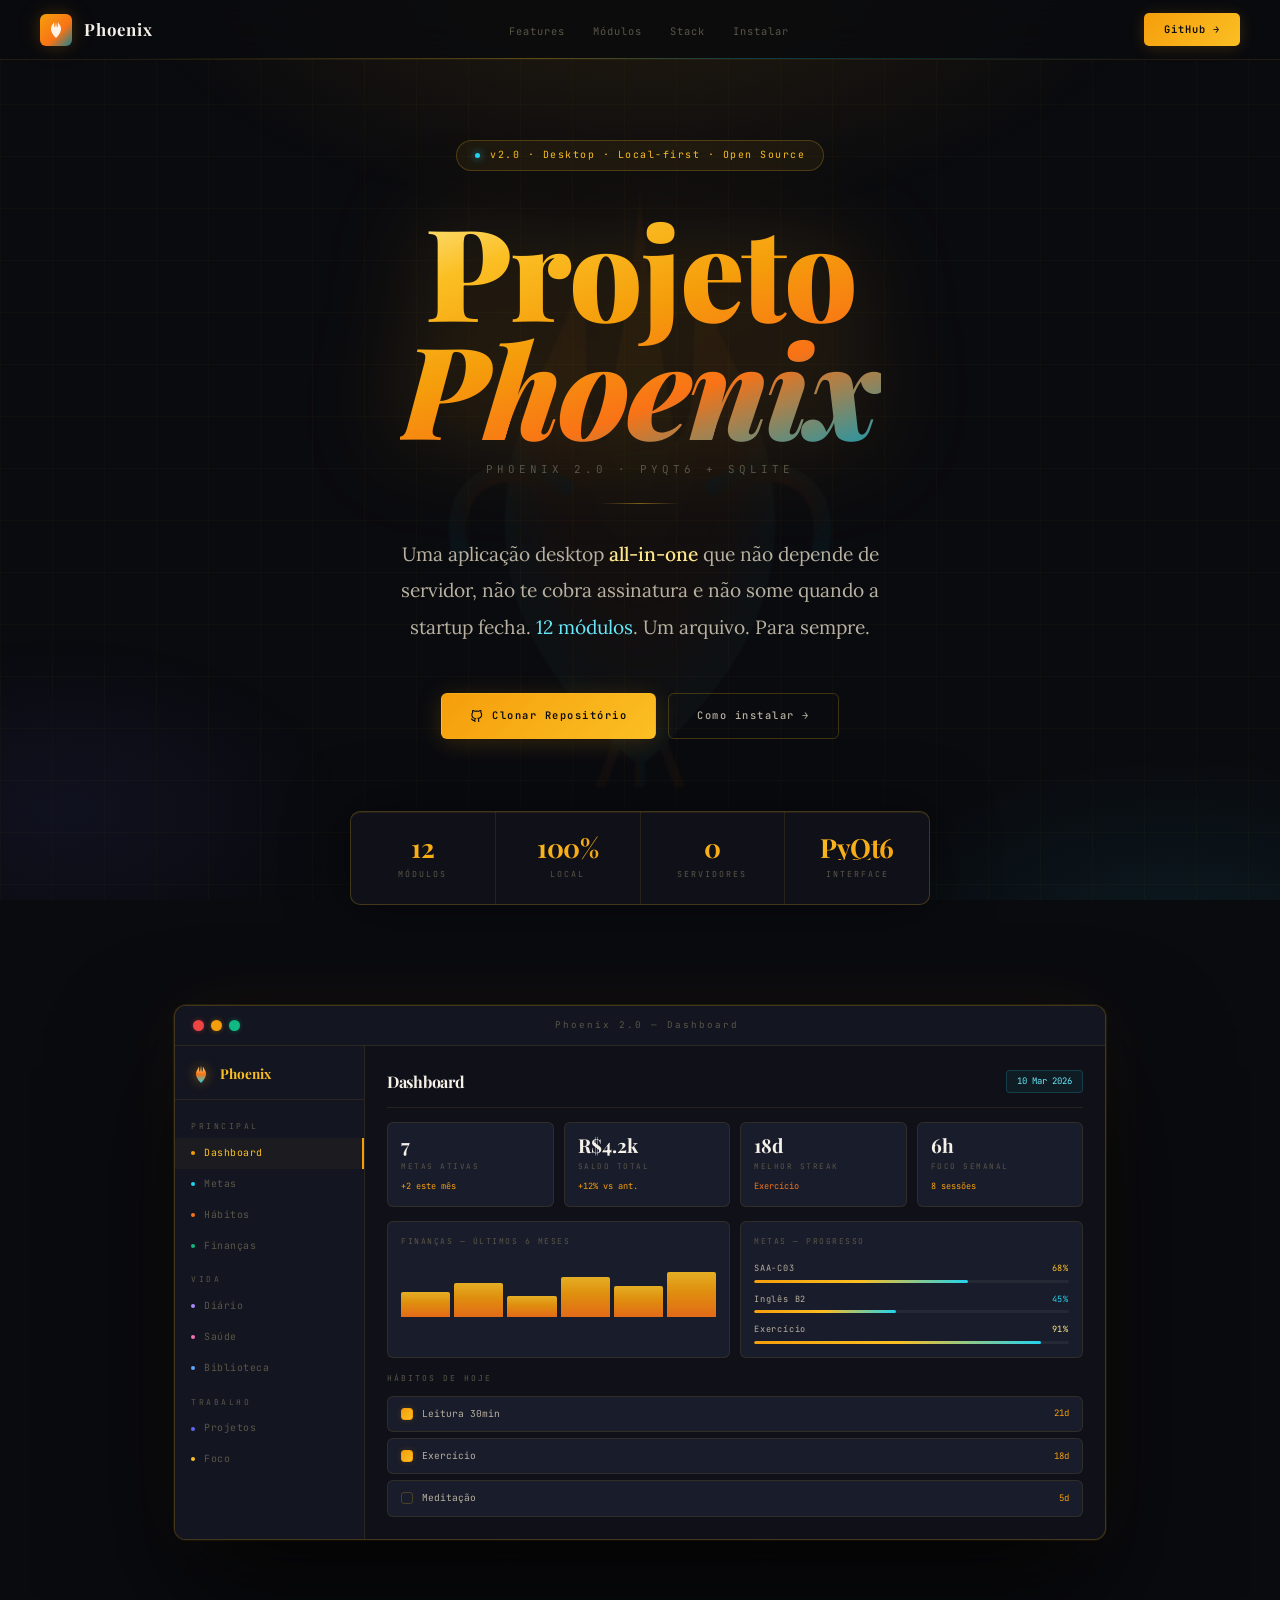
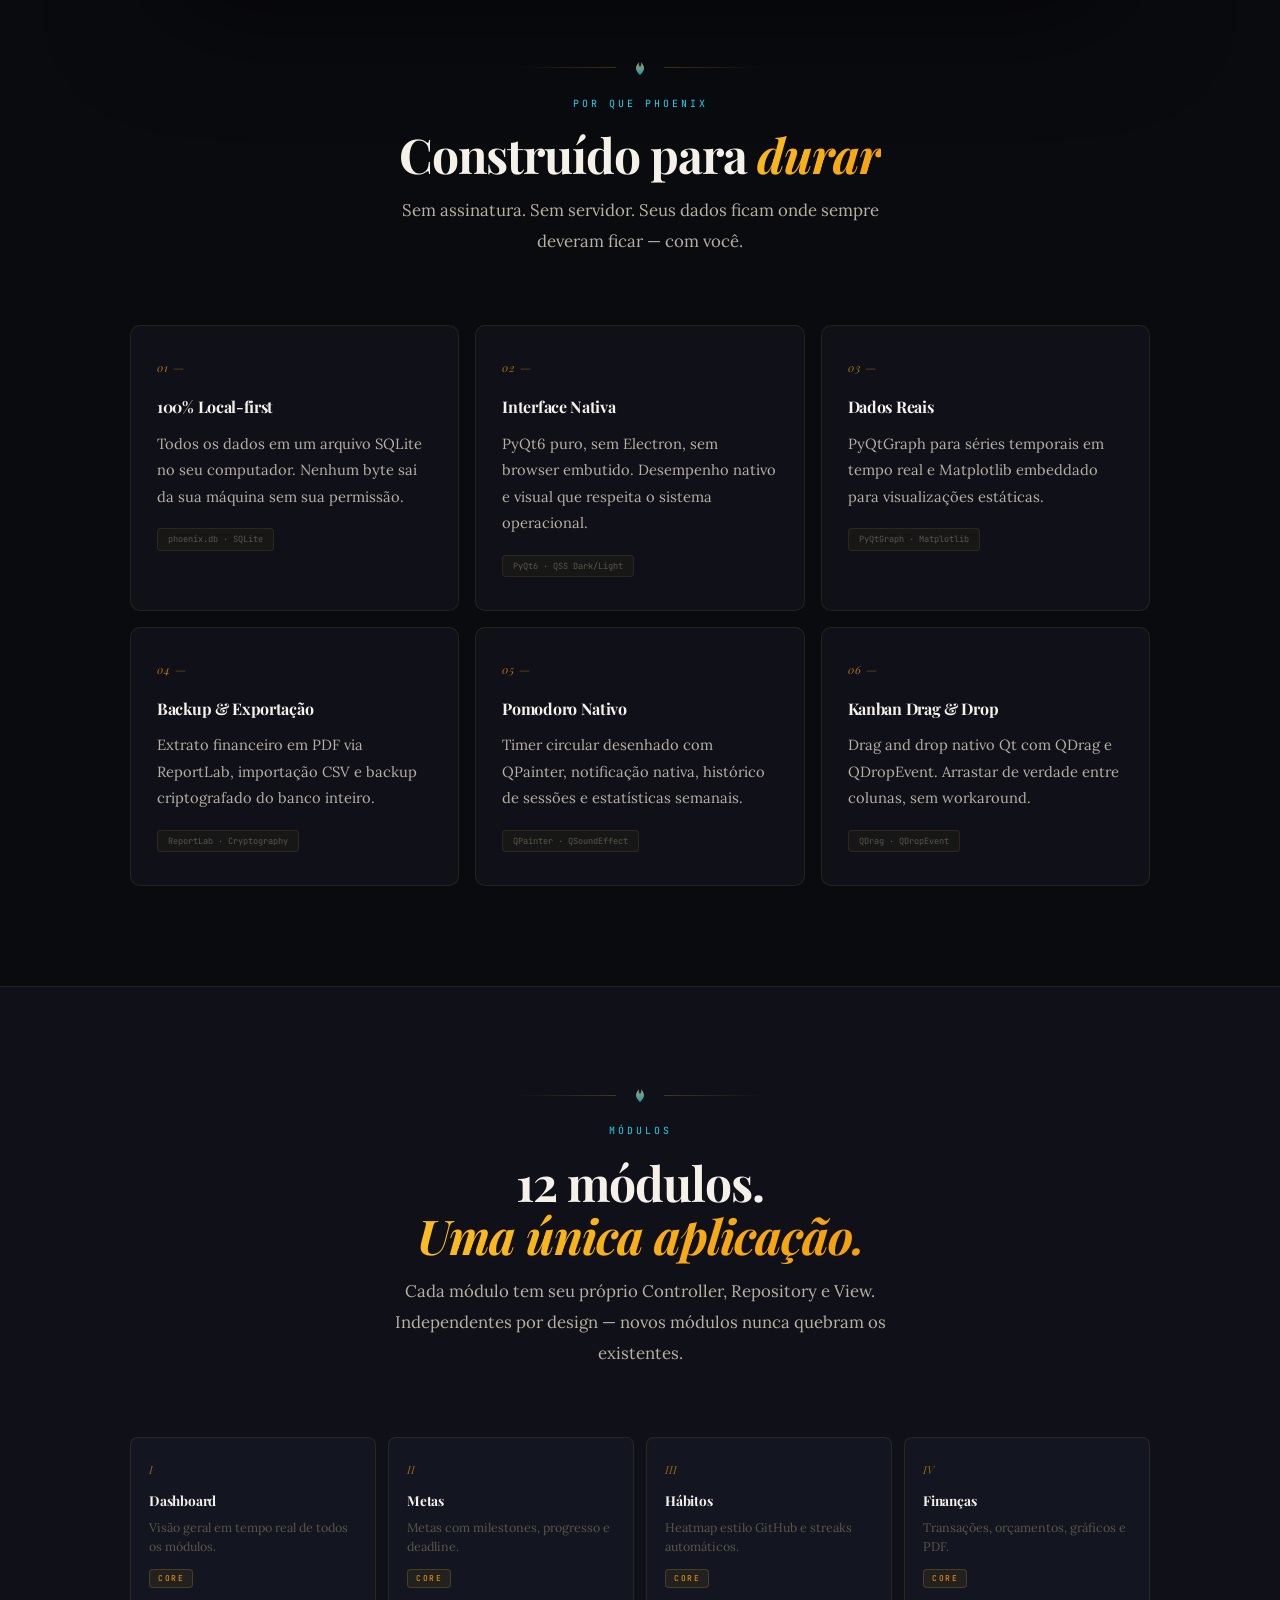
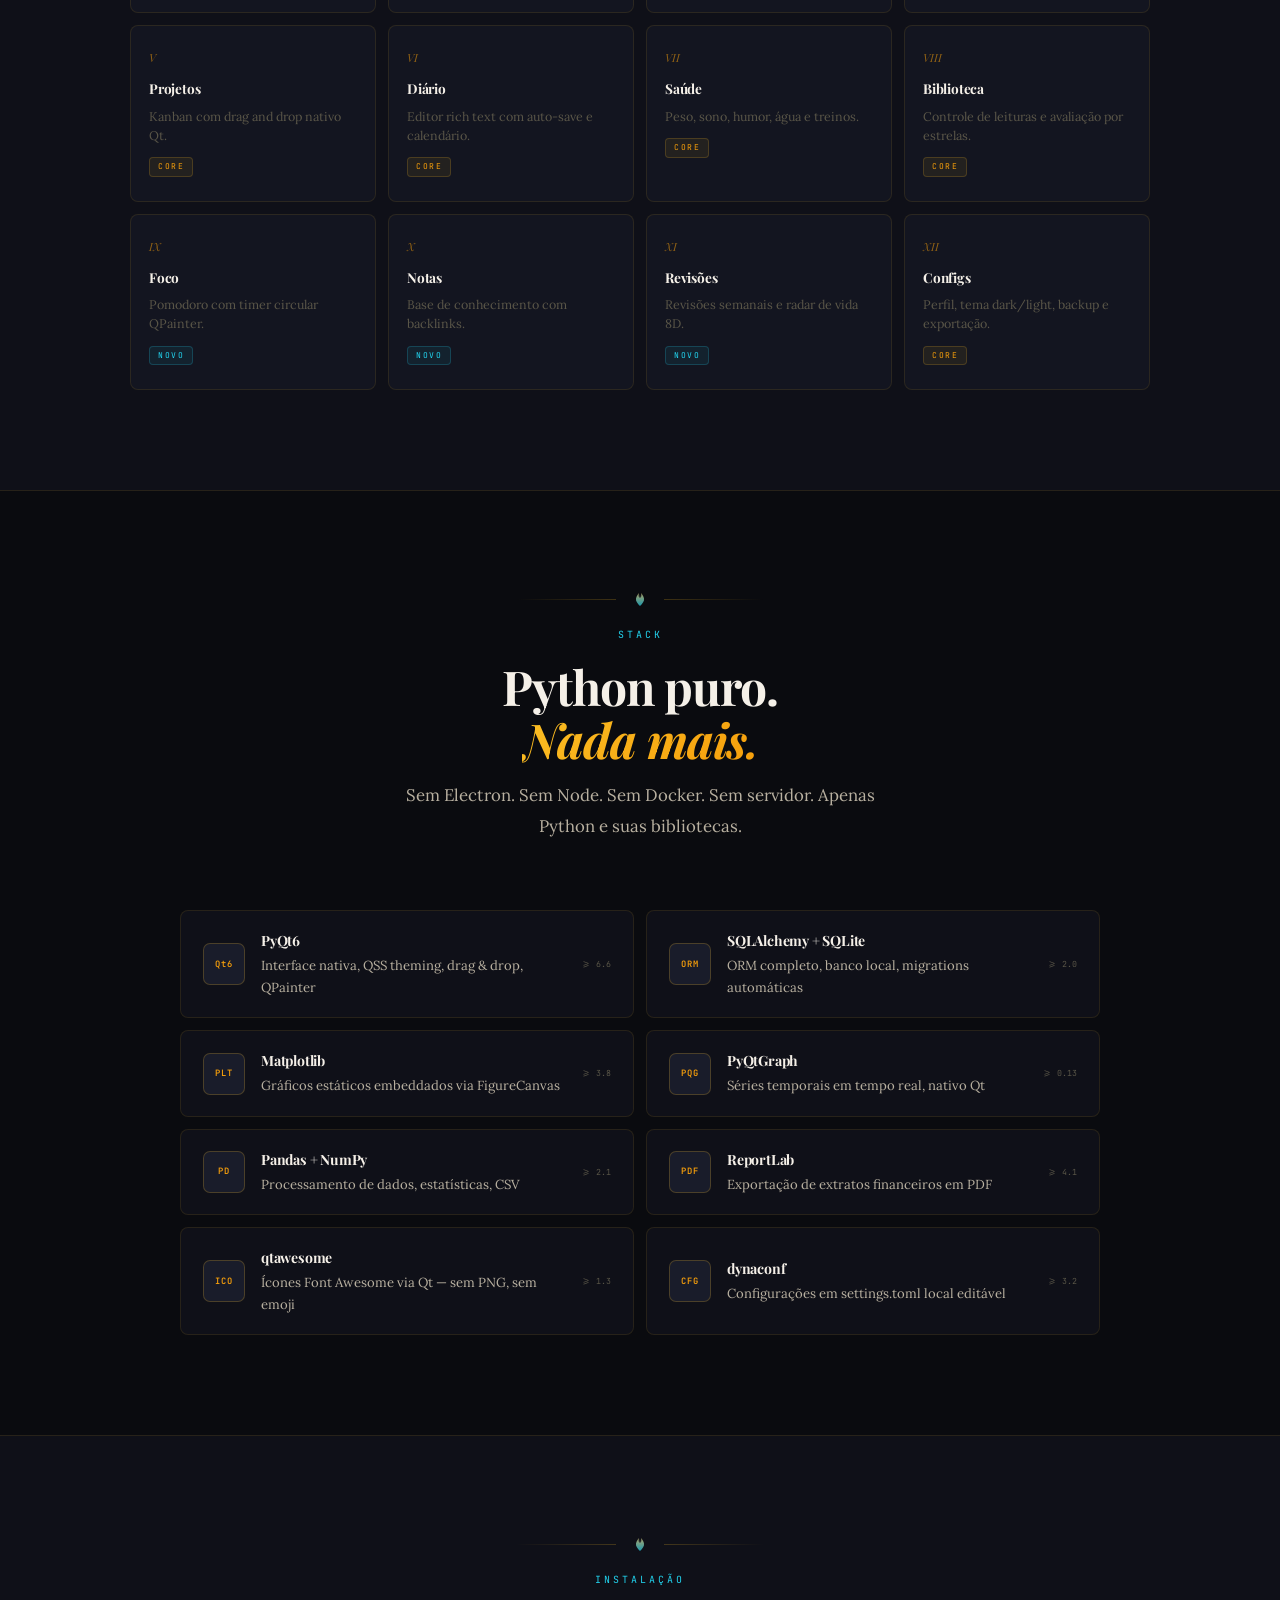
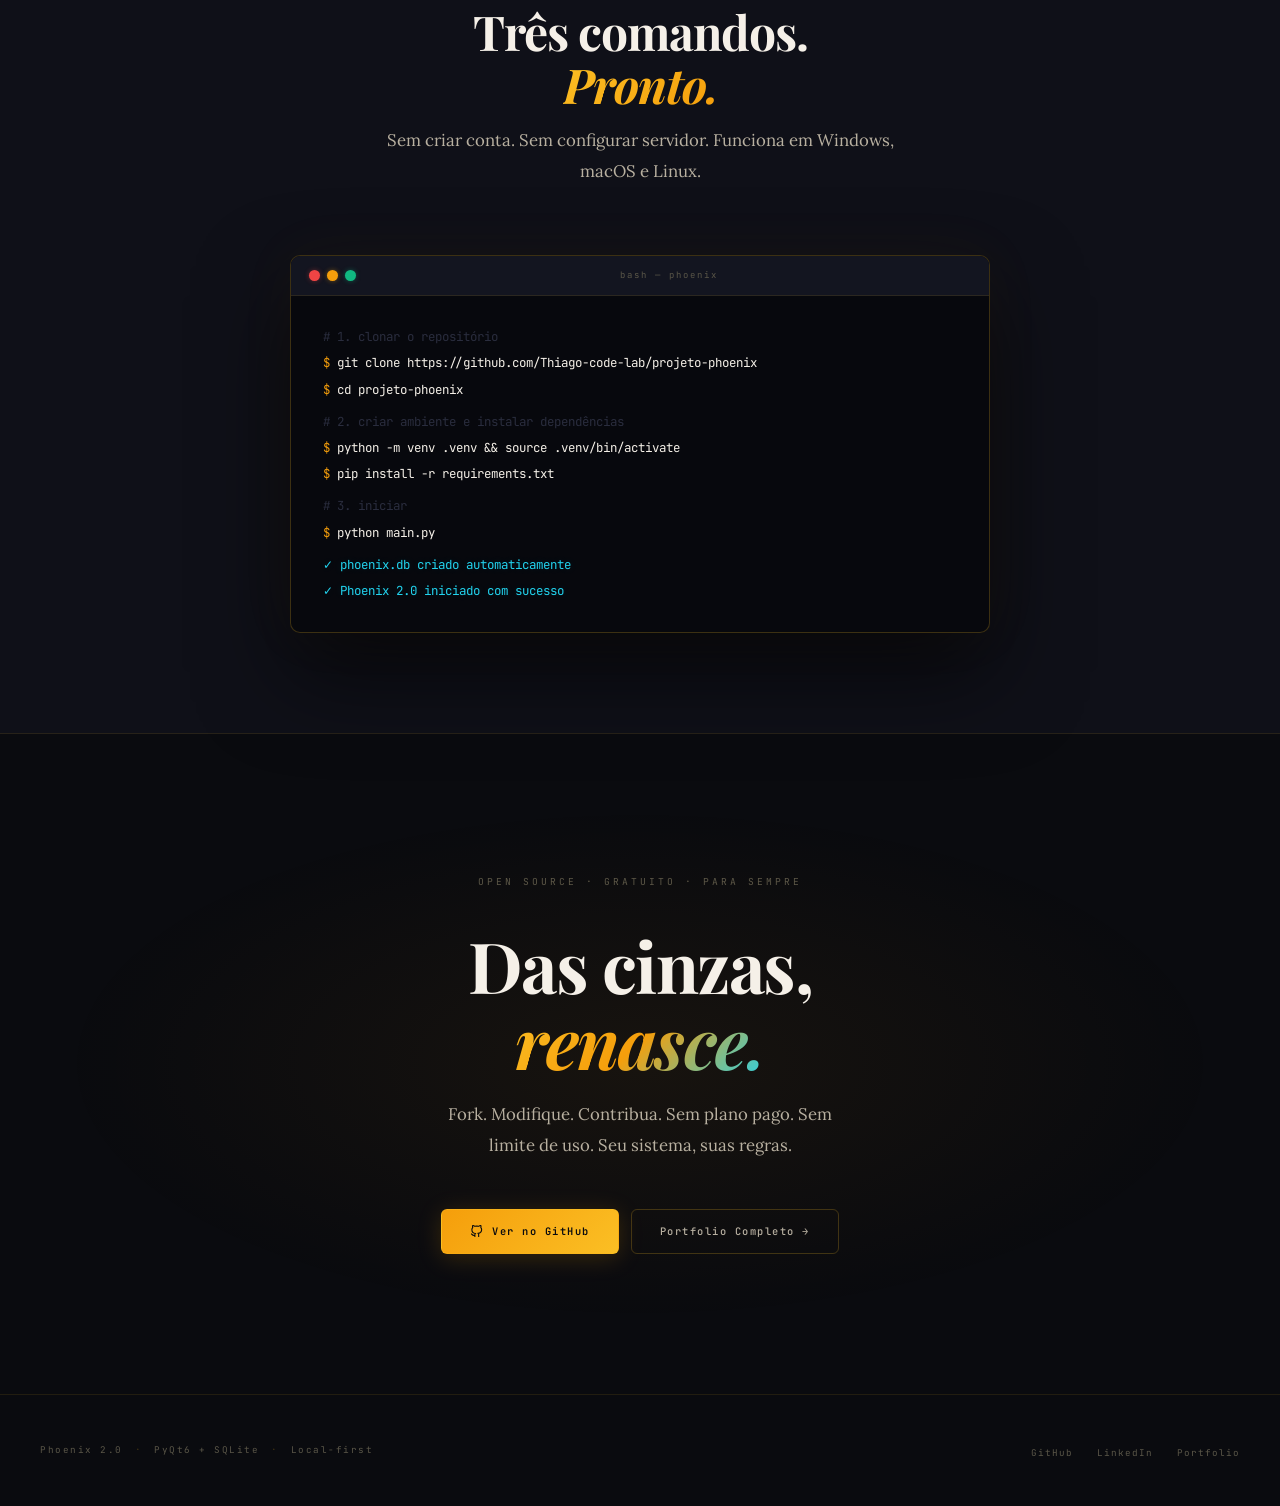
<file: index.html>
<!DOCTYPE html>
<html lang="pt-BR">
<head>
  <meta charset="UTF-8">
  <meta http-equiv="refresh" content="0; url=./docs/">
  <meta name="viewport" content="width=device-width, initial-scale=1.0">
  <title>Phoenix 2.0</title>
  <script>
    window.location.replace("./docs/");
  </script>
</head>
<body>
  <p>Redirecionando para a landing page do Phoenix 2.0...</p>
  <p>Se isso nao acontecer automaticamente, acesse <a href="./docs/">./docs/</a>.</p>
</body>
</html>
</file>
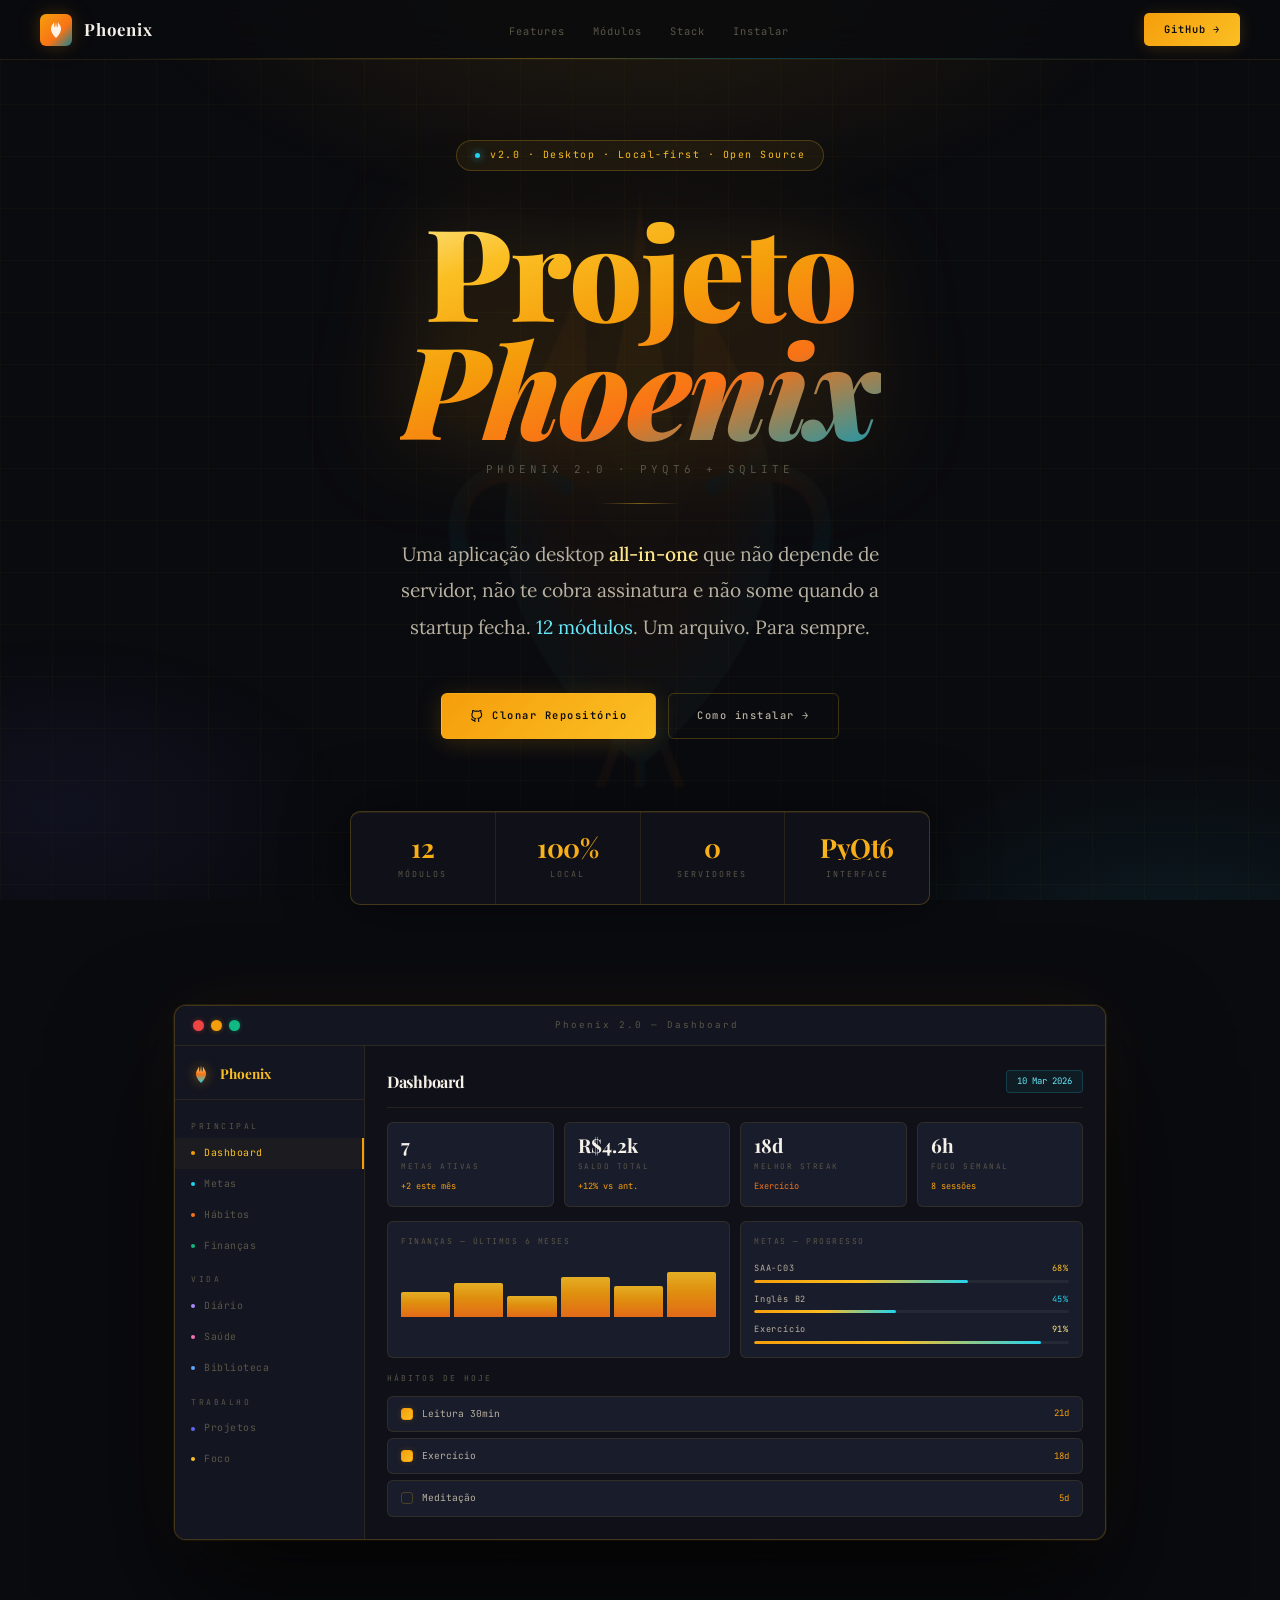
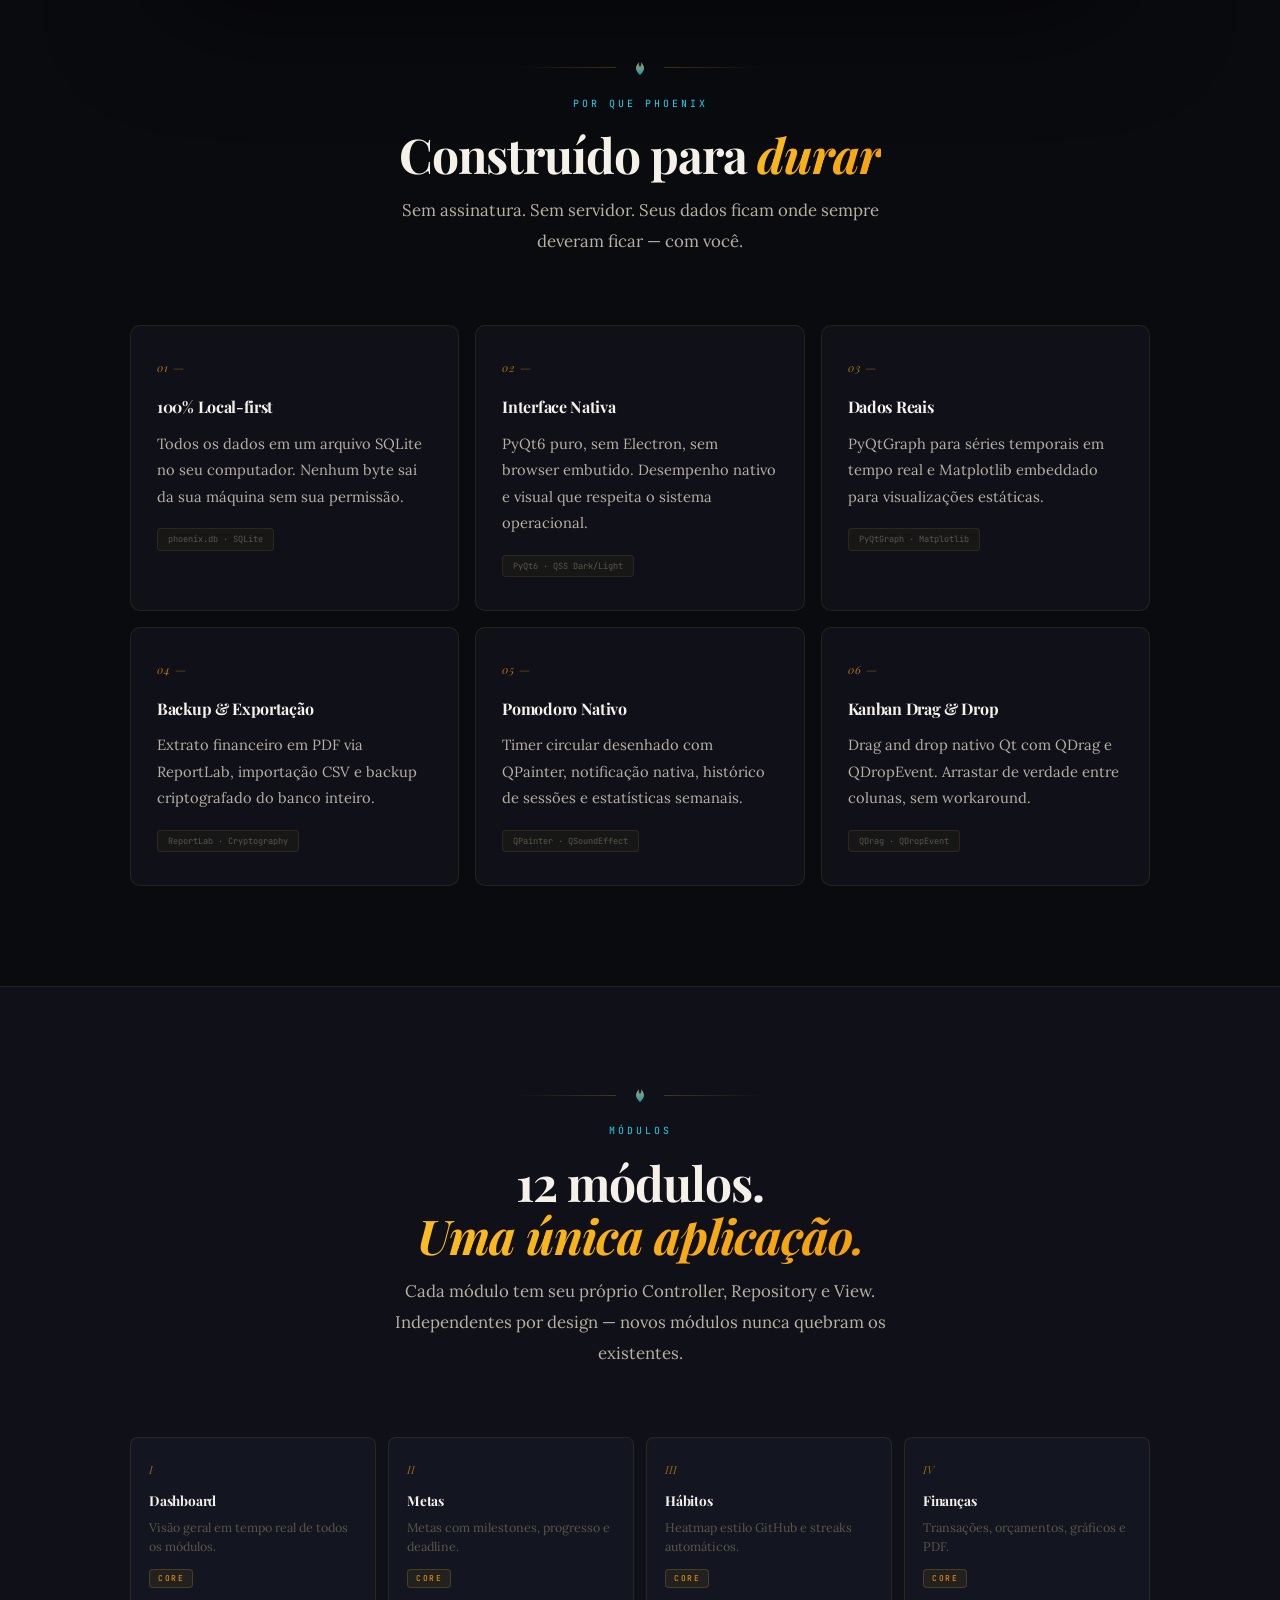
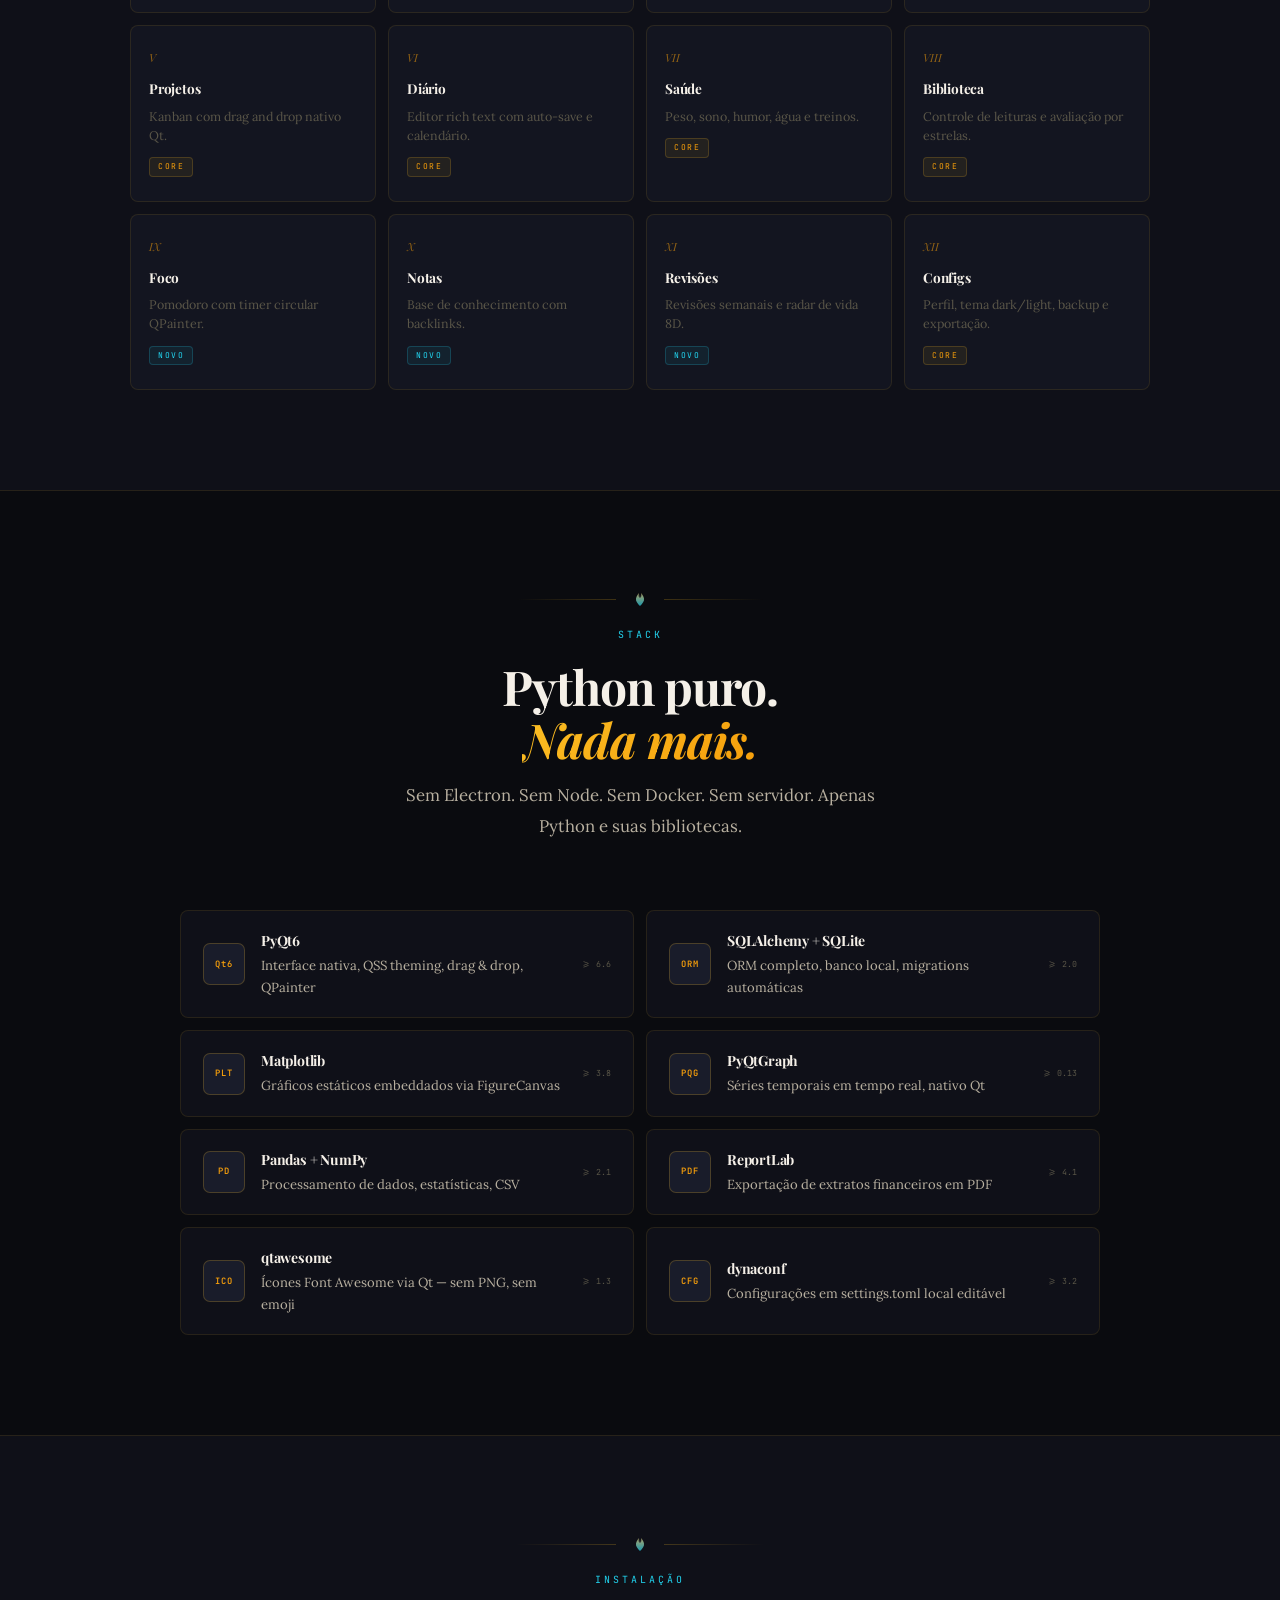
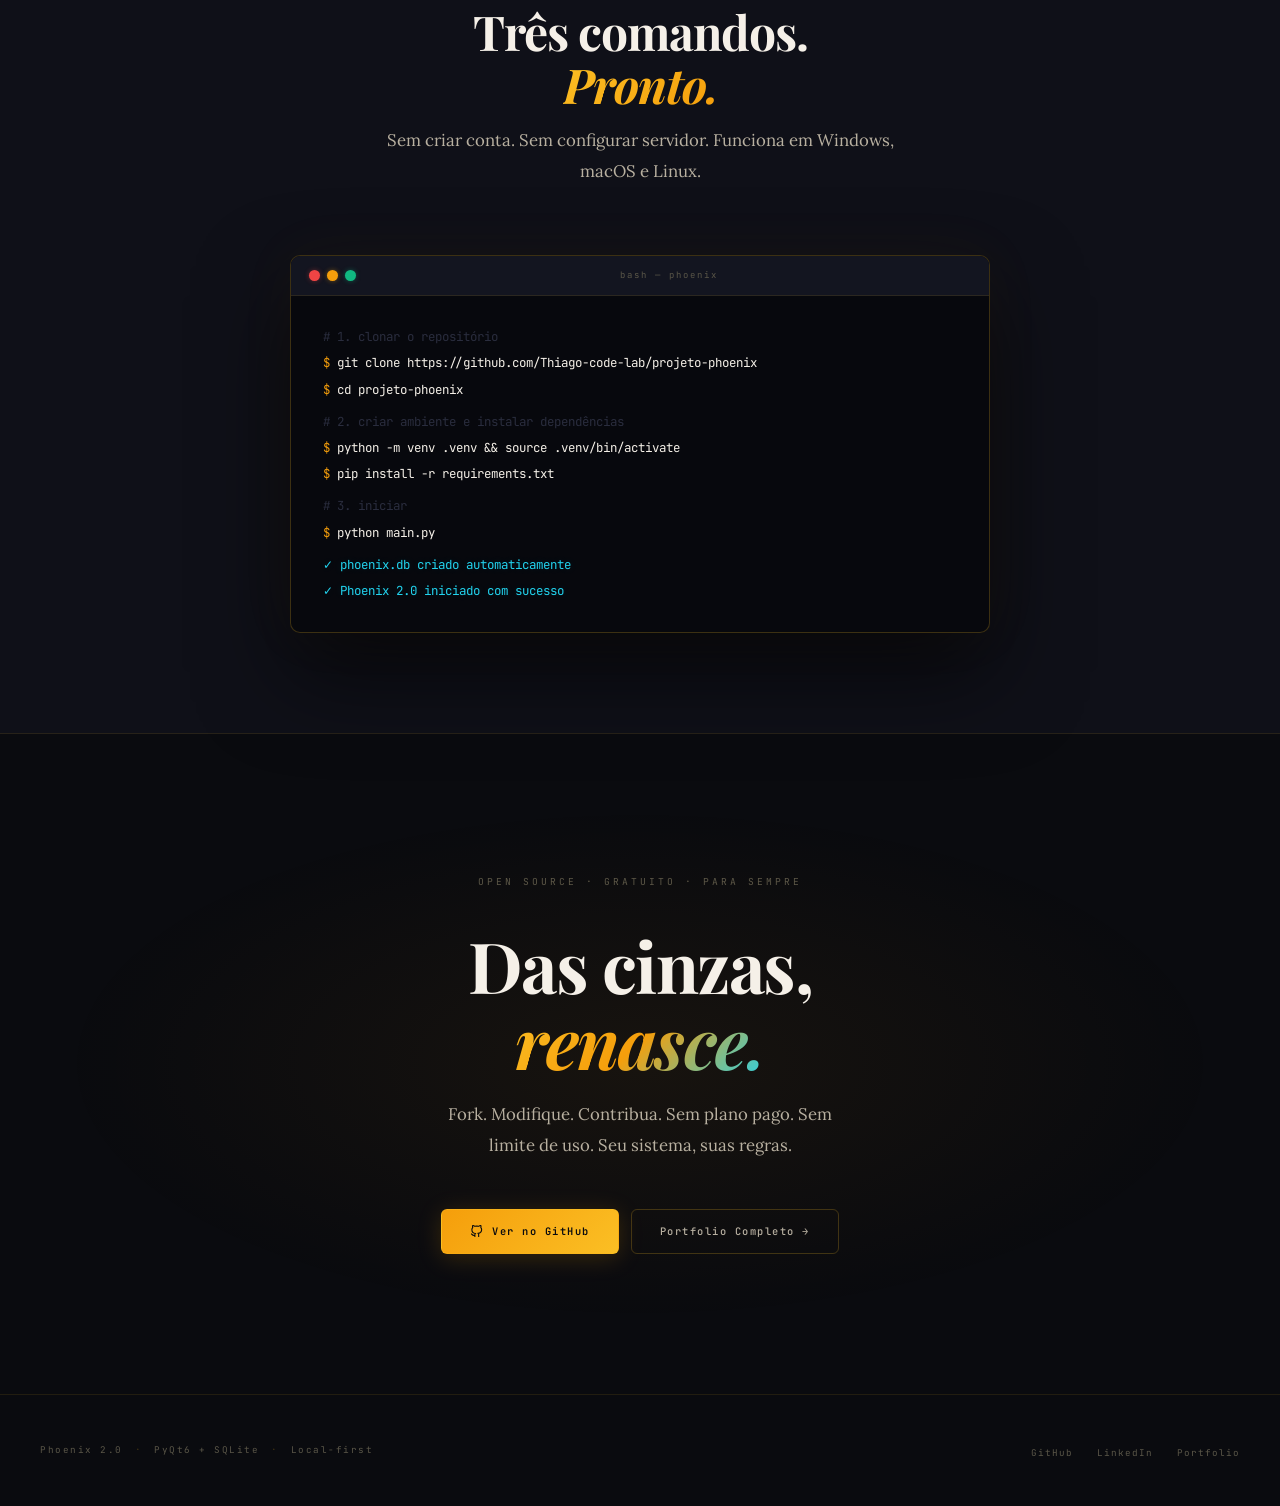
<file: docs/index.html>
<!DOCTYPE html>
<html lang="pt-BR">
<head>
<meta charset="UTF-8">
<meta name="viewport" content="width=device-width, initial-scale=1.0">
<title>Phoenix 2.0 — Personal Life OS</title>
<meta name="description" content="Plataforma pessoal all-in-one. Local-first. Sem servidor. 12 módulos. PyQt6 + SQLite.">
<link rel="preconnect" href="https://fonts.googleapis.com">
<link href="https://fonts.googleapis.com/css2?family=Playfair+Display:ital,wght@0,400;0,600;0,700;0,900;1,400;1,600&family=Lora:ital,wght@0,400;0,500;0,600;1,400;1,500&family=JetBrains+Mono:wght@300;400;500;600&display=swap" rel="stylesheet">
<style>
:root {
  --bg:        #0a0b0f;
  --bg-2:      #0f1018;
  --bg-3:      #131520;
  --bg-4:      #191c2a;
  --border:    rgba(251,191,36,0.10);
  --border-2:  rgba(251,191,36,0.22);
  --border-3:  rgba(251,191,36,0.45);
  --gold:      #f59e0b;
  --gold-2:    #fbbf24;
  --gold-3:    #fde68a;
  --amber:     #f97316;
  --cyan:      #22d3ee;
  --cyan-2:    #67e8f9;
  --text:      #f5f0e8;
  --text-2:    #b8b0a0;
  --text-3:    #5a5648;
  --text-4:    #2e2a22;
  --glow-gold: rgba(245,158,11,0.18);
  --glow-cyan: rgba(34,211,238,0.14);
  --mono:      'JetBrains Mono', monospace;
  --body:      'Lora', Georgia, serif;
  --display:   'Playfair Display', Georgia, serif;
}
*{margin:0;padding:0;box-sizing:border-box}
html{scroll-behavior:smooth}
body{
  background:var(--bg);color:var(--text);
  font-family:var(--body);overflow-x:hidden;
  line-height:1.7;font-size:18px;
}
body::before{
  content:'';position:fixed;inset:0;
  background-image:
    linear-gradient(rgba(251,191,36,0.028) 1px,transparent 1px),
    linear-gradient(90deg,rgba(251,191,36,0.028) 1px,transparent 1px);
  background-size:52px 52px;
  pointer-events:none;z-index:0;
}
body::after{
  content:'';position:fixed;inset:0;
  background:
    radial-gradient(ellipse 70% 55% at 50% -8%,rgba(245,158,11,0.13) 0%,transparent 60%),
    radial-gradient(ellipse 50% 40% at 92% 105%,rgba(34,211,238,0.08) 0%,transparent 55%),
    radial-gradient(ellipse 40% 35% at 5% 90%,rgba(99,102,241,0.07) 0%,transparent 55%);
  pointer-events:none;z-index:0;
}

/* NAV */
nav{
  position:fixed;top:0;left:0;width:100%;
  background:rgba(10,11,15,0.85);backdrop-filter:blur(24px) saturate(1.5);
  border-bottom:1px solid var(--border);
  z-index:200;padding:0 40px;height:60px;
  display:flex;align-items:center;justify-content:space-between;
}
nav::after{
  content:'';position:absolute;bottom:0;left:10%;right:10%;height:1px;
  background:linear-gradient(90deg,transparent,rgba(251,191,36,0.35) 40%,rgba(34,211,238,0.25) 60%,transparent);
}
.nav-logo{
  font-family:var(--display);font-weight:700;font-size:1.05rem;letter-spacing:1px;
  display:flex;align-items:center;gap:12px;color:var(--text);text-decoration:none;
}
.nav-logo-mark{
  width:32px;height:32px;border-radius:6px;
  background:linear-gradient(135deg,var(--gold) 0%,var(--amber) 60%,rgba(34,211,238,0.6) 100%);
  display:flex;align-items:center;justify-content:center;
  box-shadow:0 0 16px var(--glow-gold),0 0 32px rgba(245,158,11,0.08);
}
.nav-logo-mark svg{width:18px;height:18px;}
.nav-links{display:flex;align-items:center;gap:0;list-style:none;}
.nav-links a{
  font-family:var(--mono);font-size:0.65rem;color:var(--text-3);
  text-decoration:none;padding:7px 14px;transition:color 0.2s;letter-spacing:1px;
}
.nav-links a:hover{color:var(--gold-2);}
.nav-cta{
  font-family:var(--mono);font-size:0.65rem;font-weight:600;
  letter-spacing:1px;color:var(--bg);text-decoration:none;
  background:linear-gradient(135deg,var(--gold),var(--gold-2));
  padding:8px 20px;border-radius:5px;transition:all 0.2s;
  box-shadow:0 2px 16px var(--glow-gold);
}
.nav-cta:hover{box-shadow:0 4px 28px rgba(245,158,11,0.4);filter:brightness(1.08);}

section,div.z1{position:relative;z-index:1;}

/* ORNAMENT */
.ornament{display:flex;align-items:center;gap:16px;justify-content:center;margin-bottom:20px;}
.ornament-line{height:1px;flex:1;max-width:100px;background:linear-gradient(90deg,transparent,var(--border-2));}
.ornament-line.r{background:linear-gradient(90deg,var(--border-2),transparent);}
.ornament-icon{width:16px;height:16px;opacity:0.7;}

/* HERO */
#hero{
  min-height:100vh;display:flex;flex-direction:column;
  align-items:center;justify-content:center;
  padding:140px 24px 100px;text-align:center;position:relative;
}
.hero-phoenix-bg{
  position:absolute;top:50%;left:50%;transform:translate(-50%,-54%);
  width:min(520px,80vw);opacity:0.04;pointer-events:none;z-index:0;filter:blur(1px);
}
.hero-tag{
  display:inline-flex;align-items:center;gap:10px;
  background:rgba(251,191,36,0.06);border:1px solid var(--border-2);
  border-radius:20px;padding:6px 18px;
  font-family:var(--mono);font-size:0.62rem;color:var(--gold-2);
  letter-spacing:1.5px;margin-bottom:40px;position:relative;z-index:1;
}
.hero-tag-dot{
  width:5px;height:5px;border-radius:50%;
  background:var(--cyan);box-shadow:0 0 8px var(--cyan);
  animation:blink 2.5s ease-in-out infinite;
}
@keyframes blink{0%,100%{opacity:1}50%{opacity:0.3}}
.hero-title{
  font-family:var(--display);font-size:clamp(3.8rem,10vw,8.5rem);
  font-weight:900;letter-spacing:-2px;line-height:0.92;margin-bottom:14px;
  position:relative;z-index:1;
  background:linear-gradient(160deg,var(--gold-3) 0%,var(--gold-2) 20%,var(--gold) 45%,var(--amber) 70%,rgba(34,211,238,0.7) 100%);
  -webkit-background-clip:text;background-clip:text;color:transparent;
  filter:drop-shadow(0 0 50px rgba(245,158,11,0.28));
}
.hero-title-italic{font-style:italic;}
.hero-version{
  font-family:var(--mono);font-size:0.68rem;letter-spacing:4px;color:var(--text-3);
  margin-bottom:24px;position:relative;z-index:1;text-transform:uppercase;
}
.hero-rule{width:80px;height:1px;margin:0 auto 32px;background:linear-gradient(90deg,transparent,var(--border-3),transparent);}
.hero-desc{
  font-family:var(--body);font-size:clamp(1rem,1.8vw,1.2rem);color:var(--text-2);
  max-width:500px;line-height:1.9;margin-bottom:48px;position:relative;z-index:1;
}
.hero-desc strong{color:var(--gold-3);font-weight:500;}
.hero-desc em{color:var(--cyan-2);font-style:normal;}
.hero-actions{
  display:flex;align-items:center;gap:12px;flex-wrap:wrap;
  justify-content:center;margin-bottom:72px;position:relative;z-index:1;
}
.btn-primary{
  display:inline-flex;align-items:center;gap:9px;
  background:linear-gradient(135deg,var(--gold),var(--gold-2));
  color:var(--bg);font-family:var(--mono);font-size:0.65rem;font-weight:600;
  letter-spacing:1.5px;padding:13px 28px;border-radius:6px;text-decoration:none;
  transition:all 0.25s;box-shadow:0 4px 24px var(--glow-gold);border:1px solid rgba(251,191,36,0.3);
}
.btn-primary:hover{box-shadow:0 6px 36px rgba(245,158,11,0.45);transform:translateY(-2px);}
.btn-secondary{
  display:inline-flex;align-items:center;gap:9px;
  background:transparent;color:var(--text-2);font-family:var(--mono);
  font-size:0.65rem;font-weight:500;letter-spacing:1.5px;padding:13px 28px;
  border-radius:6px;text-decoration:none;transition:all 0.25s;border:1px solid var(--border-2);
}
.btn-secondary:hover{color:var(--cyan-2);border-color:rgba(34,211,238,0.35);background:rgba(34,211,238,0.04);transform:translateY(-1px);}

/* METRICS */
.hero-metrics{
  display:flex;align-items:stretch;position:relative;z-index:1;
  background:var(--bg-2);border:1px solid var(--border-2);
  border-radius:10px;overflow:hidden;max-width:580px;width:100%;
  box-shadow:0 0 60px rgba(0,0,0,0.5),inset 0 1px 0 rgba(251,191,36,0.08);
}
.metric{flex:1;padding:22px 10px;border-right:1px solid var(--border);text-align:center;}
.metric:last-child{border-right:none;}
.metric-val{
  font-family:var(--display);font-size:1.65rem;font-weight:700;
  background:linear-gradient(135deg,var(--gold-2),var(--gold));
  -webkit-background-clip:text;background-clip:text;color:transparent;
  line-height:1;margin-bottom:7px;letter-spacing:-0.5px;
}
.metric-label{font-family:var(--mono);font-size:0.52rem;color:var(--text-3);letter-spacing:2px;text-transform:uppercase;}

/* APP MOCKUP */
.app-mockup-wrap{max-width:980px;margin:0 auto;padding:0 24px;position:relative;z-index:1;}
.app-window{
  background:var(--bg-2);border:1px solid var(--border-2);border-radius:12px;overflow:hidden;
  box-shadow:0 60px 120px rgba(0,0,0,0.7),0 0 80px rgba(245,158,11,0.06),0 0 0 1px var(--border);
}
.app-titlebar{
  display:flex;align-items:center;gap:10px;padding:12px 18px;
  background:var(--bg-3);border-bottom:1px solid var(--border);
}
.traffic-lights{display:flex;gap:7px;}
.tl{width:11px;height:11px;border-radius:50%;}
.tl-red{background:#ef4444;box-shadow:0 0 5px rgba(239,68,68,0.4);}
.tl-yellow{background:#f59e0b;box-shadow:0 0 5px rgba(245,158,11,0.4);}
.tl-green{background:#10b981;box-shadow:0 0 5px rgba(16,185,129,0.4);}
.app-title{font-family:var(--mono);font-size:0.58rem;color:var(--text-3);letter-spacing:2px;margin-left:auto;margin-right:auto;transform:translateX(-22px);}
.app-body{display:grid;grid-template-columns:190px 1fr;min-height:430px;}
.app-sidebar{background:var(--bg-3);border-right:1px solid var(--border);padding:16px 0;}
.app-sidebar-logo{
  font-family:var(--display);font-size:0.85rem;font-weight:700;color:var(--gold-2);
  padding:0 16px 14px;border-bottom:1px solid var(--border);margin-bottom:8px;
  display:flex;align-items:center;gap:9px;
}
.app-sidebar-logo-icon{width:20px;height:20px;flex-shrink:0;filter:drop-shadow(0 0 6px rgba(245,158,11,0.5));}
.sidebar-section{font-family:var(--mono);font-size:0.5rem;color:var(--text-3);letter-spacing:2.5px;text-transform:uppercase;padding:12px 16px 4px;}
.sidebar-item{
  display:flex;align-items:center;gap:9px;font-family:var(--mono);font-size:0.62rem;
  letter-spacing:0.5px;color:var(--text-3);padding:7px 16px;cursor:default;transition:all 0.15s;
}
.sidebar-item:hover,.sidebar-item.active{background:rgba(251,191,36,0.04);color:var(--text-2);}
.sidebar-item.active{color:var(--gold-2);border-right:2px solid var(--gold);}
.sidebar-dot{width:4px;height:4px;border-radius:50%;flex-shrink:0;}
.app-content{padding:22px;display:flex;flex-direction:column;gap:14px;}
.content-header{display:flex;align-items:center;justify-content:space-between;padding-bottom:12px;border-bottom:1px solid var(--border);}
.content-title{font-family:var(--display);font-size:1rem;font-weight:700;letter-spacing:-0.3px;color:var(--text);}
.content-badge{font-family:var(--mono);font-size:0.56rem;background:rgba(34,211,238,0.06);border:1px solid rgba(34,211,238,0.18);color:var(--cyan-2);padding:3px 10px;border-radius:4px;}
.stat-row{display:grid;grid-template-columns:repeat(4,1fr);gap:10px;}
.stat-card{background:var(--bg-4);border:1px solid var(--border);border-radius:6px;padding:13px;transition:border-color 0.2s;}
.stat-card:hover{border-color:var(--border-2);}
.stat-card-val{font-family:var(--display);font-size:1.2rem;font-weight:700;color:var(--text);line-height:1;margin-bottom:4px;}
.stat-card-label{font-family:var(--mono);font-size:0.48rem;color:var(--text-3);letter-spacing:1.5px;text-transform:uppercase;}
.stat-card-delta{font-family:var(--mono);font-size:0.54rem;color:var(--gold);margin-top:6px;}
.chart-row{display:grid;grid-template-columns:1fr 1fr;gap:10px;}
.chart-card{background:var(--bg-4);border:1px solid var(--border);border-radius:6px;padding:13px;}
.chart-card-label{font-family:var(--mono);font-size:0.5rem;color:var(--text-3);margin-bottom:12px;letter-spacing:1.5px;text-transform:uppercase;}
.bar-chart{display:flex;align-items:flex-end;gap:4px;height:56px;}
.bar{flex:1;border-radius:2px 2px 0 0;background:linear-gradient(180deg,var(--gold-2) 0%,var(--gold) 40%,var(--amber) 100%);transition:all 0.3s;}
.bar:hover{filter:brightness(1.25);box-shadow:0 0 10px var(--glow-gold);}
.progress-list{display:flex;flex-direction:column;gap:9px;}
.progress-header{display:flex;justify-content:space-between;font-family:var(--mono);font-size:0.54rem;letter-spacing:0.8px;color:var(--text-2);margin-bottom:4px;}
.progress-track{height:3px;background:rgba(255,255,255,0.05);border-radius:2px;overflow:hidden;}
.progress-fill{height:100%;border-radius:2px;background:linear-gradient(90deg,var(--gold),var(--gold-2),var(--cyan));}
.habit-row{display:flex;align-items:center;gap:9px;background:var(--bg-4);border:1px solid var(--border);border-radius:6px;padding:9px 13px;}
.habit-check{width:12px;height:12px;border-radius:3px;border:1.5px solid var(--border-2);flex-shrink:0;}
.habit-check.done{background:linear-gradient(135deg,var(--gold),var(--gold-2));border-color:var(--gold);box-shadow:0 0 6px var(--glow-gold);}
.habit-name{font-family:var(--mono);font-size:0.6rem;color:var(--text-2);flex:1;}
.habit-streak{font-family:var(--mono);font-size:0.56rem;color:var(--gold);}

/* SECTION COMMON */
.section-label{font-family:var(--mono);font-size:0.62rem;letter-spacing:3px;text-transform:uppercase;color:var(--cyan);text-align:center;margin-bottom:16px;}
.section-title{font-family:var(--display);font-size:clamp(1.9rem,3.8vw,3rem);font-weight:700;letter-spacing:-1px;text-align:center;line-height:1.1;margin-bottom:14px;color:var(--text);}
.section-title em{font-style:italic;background:linear-gradient(135deg,var(--gold-2),var(--gold));-webkit-background-clip:text;background-clip:text;color:transparent;}
.section-desc{text-align:center;max-width:520px;margin:0 auto 68px;font-size:1.05rem;color:var(--text-2);line-height:1.85;}

/* FEATURES */
#features{padding:120px 24px 100px;}
.features-grid{display:grid;grid-template-columns:repeat(3,1fr);gap:16px;max-width:1020px;margin:0 auto;}
.feature-card{
  background:var(--bg-2);border:1px solid var(--border);border-radius:10px;
  padding:32px 26px;transition:all 0.3s;position:relative;overflow:hidden;
}
.feature-card::before{
  content:'';position:absolute;top:0;left:0;right:0;height:2px;
  background:linear-gradient(90deg,transparent,var(--gold),var(--cyan),transparent);
  opacity:0;transition:opacity 0.35s;
}
.feature-card:hover{border-color:var(--border-2);background:var(--bg-3);transform:translateY(-4px);box-shadow:0 20px 50px rgba(0,0,0,0.4),0 0 30px rgba(245,158,11,0.06);}
.feature-card:hover::before{opacity:1;}
.feature-num{font-family:var(--display);font-size:0.7rem;font-weight:400;font-style:italic;margin-bottom:16px;display:block;color:var(--gold);letter-spacing:1px;opacity:0.7;}
.feature-name{font-family:var(--display);font-size:1rem;font-weight:700;letter-spacing:-0.3px;color:var(--text);margin-bottom:10px;}
.feature-desc{font-size:0.92rem;color:var(--text-2);line-height:1.8;}
.feature-tag{display:inline-flex;align-items:center;gap:6px;margin-top:18px;font-family:var(--mono);font-size:0.54rem;color:var(--text-3);background:rgba(251,191,36,0.04);border:1px solid var(--border);padding:3px 10px;border-radius:4px;}

/* MODULES */
#modules{padding:100px 24px;background:var(--bg-2);border-top:1px solid var(--border);border-bottom:1px solid var(--border);}
.modules-wrap{max-width:1020px;margin:0 auto;}
.modules-grid{display:grid;grid-template-columns:repeat(4,1fr);gap:12px;margin-top:56px;}
.module-card{background:var(--bg-3);border:1px solid var(--border);border-radius:8px;padding:22px 18px;transition:all 0.25s;cursor:default;}
.module-card:hover{border-color:var(--border-2);background:var(--bg-4);transform:translateY(-2px);box-shadow:0 10px 30px rgba(0,0,0,0.35);}
.module-num{font-family:var(--display);font-size:0.7rem;font-style:italic;color:var(--gold);opacity:0.55;margin-bottom:10px;display:block;}
.module-name{font-family:var(--display);font-size:0.85rem;font-weight:700;letter-spacing:-0.2px;color:var(--text);margin-bottom:6px;}
.module-desc{font-size:0.78rem;color:var(--text-3);line-height:1.55;}
.module-badge{display:inline-block;margin-top:12px;font-family:var(--mono);font-size:0.5rem;letter-spacing:1.5px;text-transform:uppercase;padding:2px 8px;border-radius:4px;}
.badge-new{background:rgba(34,211,238,0.07);color:var(--cyan);border:1px solid rgba(34,211,238,0.2);}
.badge-core{background:rgba(251,191,36,0.07);color:var(--gold);border:1px solid rgba(251,191,36,0.18);}

/* STACK */
#stack{padding:100px 24px;}
.stack-wrap{max-width:920px;margin:0 auto;}
.stack-grid{display:grid;grid-template-columns:repeat(2,1fr);gap:12px;margin-top:56px;}
.stack-item{display:flex;align-items:center;gap:16px;background:var(--bg-2);border:1px solid var(--border);border-radius:8px;padding:18px 22px;transition:all 0.2s;}
.stack-item:hover{border-color:var(--border-2);background:var(--bg-3);}
.stack-item-icon{width:42px;height:42px;border-radius:7px;background:var(--bg-4);border:1px solid var(--border-2);display:flex;align-items:center;justify-content:center;font-family:var(--mono);font-size:0.55rem;font-weight:600;color:var(--gold);flex-shrink:0;letter-spacing:1px;}
.stack-item-name{font-family:var(--display);font-size:0.88rem;font-weight:700;letter-spacing:-0.2px;color:var(--text);margin-bottom:2px;}
.stack-item-desc{font-size:0.82rem;color:var(--text-2);}
.stack-item-tag{margin-left:auto;flex-shrink:0;font-family:var(--mono);font-size:0.52rem;color:var(--text-3);}

/* INSTALL */
#install{padding:100px 24px;background:var(--bg-2);border-top:1px solid var(--border);border-bottom:1px solid var(--border);}
.terminal-wrap{max-width:700px;margin:56px auto 0;}
.terminal{background:#07080d;border:1px solid var(--border-2);border-radius:10px;overflow:hidden;box-shadow:0 40px 90px rgba(0,0,0,0.6),0 0 60px rgba(245,158,11,0.05);}
.terminal-bar{display:flex;align-items:center;gap:10px;padding:12px 18px;background:var(--bg-3);border-bottom:1px solid var(--border);}
.terminal-dots{display:flex;gap:7px;}
.terminal-dot{width:11px;height:11px;border-radius:50%;}
.terminal-title{font-family:var(--mono);font-size:0.56rem;color:var(--text-3);margin:0 auto;letter-spacing:2px;}
.terminal-body{padding:28px 32px;font-family:var(--mono);font-size:0.78rem;line-height:2.1;}
.t-comment{color:#2a2d3e;}.t-prompt{color:var(--gold);}.t-cmd{color:var(--text);}
.t-success{color:var(--cyan);text-shadow:0 0 8px var(--glow-cyan);}.t-blank{height:6px;}

/* CTA */
#cta{padding:140px 24px;text-align:center;position:relative;overflow:hidden;}
#cta::before{content:'';position:absolute;inset:0;background:radial-gradient(ellipse 70% 60% at 50% 50%,rgba(245,158,11,0.06) 0%,transparent 65%);pointer-events:none;}
.cta-tag{font-family:var(--mono);font-size:0.6rem;letter-spacing:3px;text-transform:uppercase;color:var(--text-3);margin-bottom:36px;}
.cta-title{font-family:var(--display);font-size:clamp(2.2rem,5.5vw,4.5rem);font-weight:700;letter-spacing:-1.5px;color:var(--text);margin-bottom:20px;line-height:1.08;}
.cta-title em{font-style:italic;background:linear-gradient(135deg,var(--gold-2),var(--gold),var(--cyan));-webkit-background-clip:text;background-clip:text;color:transparent;}
.cta-desc{font-size:1.05rem;color:var(--text-2);max-width:400px;margin:0 auto 48px;line-height:1.85;}
.cta-actions{display:flex;justify-content:center;gap:12px;flex-wrap:wrap;}

/* FOOTER */
footer{padding:40px 40px;border-top:1px solid var(--border);display:flex;align-items:center;justify-content:space-between;flex-wrap:wrap;gap:16px;position:relative;z-index:1;}
.footer-brand{font-family:var(--mono);font-size:0.58rem;letter-spacing:1.5px;color:var(--text-3);display:flex;align-items:center;gap:12px;}
.footer-sep{color:var(--border-2);}
.footer-links{display:flex;gap:24px;list-style:none;}
.footer-links a{font-family:var(--mono);font-size:0.58rem;letter-spacing:1px;color:var(--text-3);text-decoration:none;transition:color 0.2s;}
.footer-links a:hover{color:var(--gold-2);}

/* FADE */
.fade-up{opacity:0;transform:translateY(28px);transition:opacity 0.7s ease,transform 0.7s ease;}
.fade-up.visible{opacity:1;transform:translateY(0);}

@media(max-width:768px){
  .features-grid{grid-template-columns:1fr;}
  .modules-grid{grid-template-columns:repeat(2,1fr);}
  .stack-grid{grid-template-columns:1fr;}
  .app-body{grid-template-columns:1fr;}
  .app-sidebar{display:none;}
  .stat-row{grid-template-columns:repeat(2,1fr);}
  .chart-row{grid-template-columns:1fr;}
  nav .nav-links{display:none;}
  nav{padding:0 20px;}
  footer{padding:32px 20px;}
}
@media(max-width:480px){
  .hero-metrics{flex-direction:column;}
  .metric{border-right:none;border-bottom:1px solid var(--border);}
  .metric:last-child{border-bottom:none;}
}
</style>
</head>
<body>

<nav>
  <a href="#" class="nav-logo">
    <div class="nav-logo-mark">
      <svg viewBox="0 0 18 18" fill="none"><path d="M9 17 C5.5 13.5 3.5 10 4 7 C4.5 4 6.5 2.5 7 1 C7.5 3.5 6.5 5 8 6.5 C8.5 4 9 2 9 0.5 C9 2 9.5 4 10 6.5 C11.5 5 10.5 3.5 11 1 C11.5 2.5 13.5 4 14 7 C14.5 10 12.5 13.5 9 17Z" fill="white" opacity="0.9"/></svg>
    </div>
    Phoenix
  </a>
  <ul class="nav-links">
    <li><a href="#features">Features</a></li>
    <li><a href="#modules">Módulos</a></li>
    <li><a href="#stack">Stack</a></li>
    <li><a href="#install">Instalar</a></li>
  </ul>
  <a href="https://github.com/Thiago-code-lab/projeto-phoenix" target="_blank" class="nav-cta">GitHub →</a>
</nav>

<section id="hero">
  <svg class="hero-phoenix-bg" viewBox="0 0 520 620" fill="none">
    <defs>
      <radialGradient id="pbg" cx="50%" cy="40%" r="65%">
        <stop offset="0%" stop-color="#fbbf24"/>
        <stop offset="50%" stop-color="#f97316"/>
        <stop offset="100%" stop-color="#22d3ee"/>
      </radialGradient>
    </defs>
    <path d="M260 600 C180 530 120 450 125 345 C130 240 180 185 200 110 C215 185 195 240 225 275 C235 190 252 130 260 20 C268 130 285 190 295 275 C325 240 305 185 320 110 C340 185 390 240 395 345 C400 450 340 530 260 600Z" fill="url(#pbg)"/>
    <path d="M185 320 C120 285 65 315 80 385" stroke="url(#pbg)" stroke-width="18" stroke-linecap="round" fill="none"/>
    <path d="M335 320 C400 285 455 315 440 385" stroke="url(#pbg)" stroke-width="18" stroke-linecap="round" fill="none"/>
    <path d="M240 565 C220 630 200 665 185 645" stroke="url(#pbg)" stroke-width="10" stroke-linecap="round" fill="none"/>
    <path d="M260 590 C260 660 258 695 250 678" stroke="url(#pbg)" stroke-width="10" stroke-linecap="round" fill="none"/>
    <path d="M280 565 C300 630 320 665 335 645" stroke="url(#pbg)" stroke-width="10" stroke-linecap="round" fill="none"/>
  </svg>

  <div class="hero-tag">
    <span class="hero-tag-dot"></span>
    v2.0 · Desktop · Local-first · Open Source
  </div>
  <h1 class="hero-title">Projeto<br><span class="hero-title-italic">Phoenix</span></h1>
  <div class="hero-version">Phoenix 2.0 · PyQt6 + SQLite</div>
  <div class="hero-rule"></div>
  <p class="hero-desc">
    Uma aplicação desktop <strong>all-in-one</strong> que não depende de servidor,
    não te cobra assinatura e não some quando a startup fecha.
    <em>12 módulos</em>. Um arquivo. Para sempre.
  </p>
  <div class="hero-actions">
    <a href="https://github.com/Thiago-code-lab/projeto-phoenix" target="_blank" class="btn-primary">
      <svg width="13" height="13" fill="none" stroke="currentColor" stroke-width="2" viewBox="0 0 24 24"><path d="M9 19c-5 1.5-5-2.5-7-3m14 6v-3.87a3.37 3.37 0 0 0-.94-2.61c3.14-.35 6.44-1.54 6.44-7A5.44 5.44 0 0 0 20 4.77 5.07 5.07 0 0 0 19.91 1S18.73.65 16 2.48a13.38 13.38 0 0 0-7 0C6.27.65 5.09 1 5.09 1A5.07 5.07 0 0 0 5 4.77a5.44 5.44 0 0 0-1.5 3.78c0 5.42 3.3 6.61 6.44 7A3.37 3.37 0 0 0 9 18.13V22"/></svg>
      Clonar Repositório
    </a>
    <a href="#install" class="btn-secondary">Como instalar →</a>
  </div>
  <div class="hero-metrics">
    <div class="metric"><div class="metric-val">12</div><div class="metric-label">Módulos</div></div>
    <div class="metric"><div class="metric-val">100%</div><div class="metric-label">Local</div></div>
    <div class="metric"><div class="metric-val">0</div><div class="metric-label">Servidores</div></div>
    <div class="metric"><div class="metric-val">PyQt6</div><div class="metric-label">Interface</div></div>
  </div>
</section>

<div class="app-mockup-wrap fade-up">
  <div class="app-window">
    <div class="app-titlebar">
      <div class="traffic-lights"><div class="tl tl-red"></div><div class="tl tl-yellow"></div><div class="tl tl-green"></div></div>
      <div class="app-title">Phoenix 2.0 — Dashboard</div>
    </div>
    <div class="app-body">
      <div class="app-sidebar">
        <div class="app-sidebar-logo">
          <svg class="app-sidebar-logo-icon" width="20" height="20" viewBox="0 0 20 20" fill="none">
            <defs><linearGradient id="sig" x1="50%" y1="0%" x2="50%" y2="100%"><stop offset="0%" stop-color="#fde68a"/><stop offset="50%" stop-color="#f97316"/><stop offset="100%" stop-color="#22d3ee"/></linearGradient></defs>
            <path d="M10 19 C6.5 15.5 4.5 12 5 9 C5.5 6 7.5 4.5 8 2.5 C8.5 5 7.5 6.5 9 8 C9.5 5.5 9.8 3.5 10 1.5 C10.2 3.5 10.5 5.5 11 8 C12.5 6.5 11.5 5 12 2.5 C12.5 4.5 14.5 6 15 9 C15.5 12 13.5 15.5 10 19Z" fill="url(#sig)"/>
          </svg>
          Phoenix
        </div>
        <div class="sidebar-section">Principal</div>
        <div class="sidebar-item active"><div class="sidebar-dot" style="background:var(--gold)"></div>Dashboard</div>
        <div class="sidebar-item"><div class="sidebar-dot" style="background:var(--cyan)"></div>Metas</div>
        <div class="sidebar-item"><div class="sidebar-dot" style="background:var(--amber)"></div>Hábitos</div>
        <div class="sidebar-item"><div class="sidebar-dot" style="background:#10b981"></div>Finanças</div>
        <div class="sidebar-section">Vida</div>
        <div class="sidebar-item"><div class="sidebar-dot" style="background:#a78bfa"></div>Diário</div>
        <div class="sidebar-item"><div class="sidebar-dot" style="background:#f472b6"></div>Saúde</div>
        <div class="sidebar-item"><div class="sidebar-dot" style="background:#60a5fa"></div>Biblioteca</div>
        <div class="sidebar-section">Trabalho</div>
        <div class="sidebar-item"><div class="sidebar-dot" style="background:#6366f1"></div>Projetos</div>
        <div class="sidebar-item"><div class="sidebar-dot" style="background:var(--gold-2)"></div>Foco</div>
      </div>
      <div class="app-content">
        <div class="content-header">
          <div class="content-title">Dashboard</div>
          <div class="content-badge">10 Mar 2026</div>
        </div>
        <div class="stat-row">
          <div class="stat-card"><div class="stat-card-val">7</div><div class="stat-card-label">Metas ativas</div><div class="stat-card-delta">+2 este mês</div></div>
          <div class="stat-card"><div class="stat-card-val">R$4.2k</div><div class="stat-card-label">Saldo total</div><div class="stat-card-delta">+12% vs ant.</div></div>
          <div class="stat-card"><div class="stat-card-val">18d</div><div class="stat-card-label">Melhor streak</div><div class="stat-card-delta" style="color:var(--amber)">Exercício</div></div>
          <div class="stat-card"><div class="stat-card-val">6h</div><div class="stat-card-label">Foco semanal</div><div class="stat-card-delta">8 sessões</div></div>
        </div>
        <div class="chart-row">
          <div class="chart-card">
            <div class="chart-card-label">Finanças — Últimos 6 Meses</div>
            <div class="bar-chart">
              <div class="bar" style="height:45%"></div><div class="bar" style="height:60%"></div>
              <div class="bar" style="height:38%"></div><div class="bar" style="height:72%"></div>
              <div class="bar" style="height:55%"></div><div class="bar" style="height:80%"></div>
            </div>
          </div>
          <div class="chart-card">
            <div class="chart-card-label">Metas — Progresso</div>
            <div class="progress-list">
              <div><div class="progress-header"><span>SAA-C03</span><span style="color:var(--gold-2)">68%</span></div><div class="progress-track"><div class="progress-fill" style="width:68%"></div></div></div>
              <div><div class="progress-header"><span>Inglês B2</span><span style="color:var(--cyan)">45%</span></div><div class="progress-track"><div class="progress-fill" style="width:45%"></div></div></div>
              <div><div class="progress-header"><span>Exercício</span><span style="color:var(--gold-3)">91%</span></div><div class="progress-track"><div class="progress-fill" style="width:91%"></div></div></div>
            </div>
          </div>
        </div>
        <div style="display:flex;flex-direction:column;gap:6px;">
          <div style="font-family:var(--mono);font-size:0.5rem;color:var(--text-3);letter-spacing:2px;text-transform:uppercase;margin-bottom:4px;">Hábitos de Hoje</div>
          <div class="habit-row"><div class="habit-check done"></div><div class="habit-name">Leitura 30min</div><div class="habit-streak">21d</div></div>
          <div class="habit-row"><div class="habit-check done"></div><div class="habit-name">Exercício</div><div class="habit-streak">18d</div></div>
          <div class="habit-row"><div class="habit-check"></div><div class="habit-name">Meditação</div><div class="habit-streak">5d</div></div>
        </div>
      </div>
    </div>
  </div>
</div>

<section id="features" style="padding-top:120px;">
  <div class="ornament">
    <div class="ornament-line"></div>
    <svg class="ornament-icon" viewBox="0 0 16 16" fill="none"><path d="M8 15C5.5 12.5 3.5 10 4 7.5 4.5 5 6 3.5 6.5 2 7 4 6.2 5.5 7.5 7 8 4.5 8 3 8 1.5 8 3 8 4.5 8.5 7 9.8 5.5 9 4 9.5 2 10 3.5 11.5 5 12 7.5 12.5 10 10.5 12.5 8 15Z" fill="url(#ic1)"/><defs><linearGradient id="ic1" x1="50%" y1="0%" x2="50%" y2="100%"><stop offset="0%" stop-color="#fde68a"/><stop offset="100%" stop-color="#22d3ee"/></linearGradient></defs></svg>
    <div class="ornament-line r"></div>
  </div>
  <div class="section-label">Por que Phoenix</div>
  <h2 class="section-title fade-up">Construído para <em>durar</em></h2>
  <p class="section-desc fade-up">Sem assinatura. Sem servidor. Seus dados ficam onde sempre deveram ficar — com você.</p>
  <div class="features-grid">
    <div class="feature-card fade-up"><span class="feature-num">01 —</span><div class="feature-name">100% Local-first</div><div class="feature-desc">Todos os dados em um arquivo SQLite no seu computador. Nenhum byte sai da sua máquina sem sua permissão.</div><div class="feature-tag">phoenix.db · SQLite</div></div>
    <div class="feature-card fade-up"><span class="feature-num">02 —</span><div class="feature-name">Interface Nativa</div><div class="feature-desc">PyQt6 puro, sem Electron, sem browser embutido. Desempenho nativo e visual que respeita o sistema operacional.</div><div class="feature-tag">PyQt6 · QSS Dark/Light</div></div>
    <div class="feature-card fade-up"><span class="feature-num">03 —</span><div class="feature-name">Dados Reais</div><div class="feature-desc">PyQtGraph para séries temporais em tempo real e Matplotlib embeddado para visualizações estáticas.</div><div class="feature-tag">PyQtGraph · Matplotlib</div></div>
    <div class="feature-card fade-up"><span class="feature-num">04 —</span><div class="feature-name">Backup & Exportação</div><div class="feature-desc">Extrato financeiro em PDF via ReportLab, importação CSV e backup criptografado do banco inteiro.</div><div class="feature-tag">ReportLab · Cryptography</div></div>
    <div class="feature-card fade-up"><span class="feature-num">05 —</span><div class="feature-name">Pomodoro Nativo</div><div class="feature-desc">Timer circular desenhado com QPainter, notificação nativa, histórico de sessões e estatísticas semanais.</div><div class="feature-tag">QPainter · QSoundEffect</div></div>
    <div class="feature-card fade-up"><span class="feature-num">06 —</span><div class="feature-name">Kanban Drag & Drop</div><div class="feature-desc">Drag and drop nativo Qt com QDrag e QDropEvent. Arrastar de verdade entre colunas, sem workaround.</div><div class="feature-tag">QDrag · QDropEvent</div></div>
  </div>
</section>

<section id="modules">
  <div class="modules-wrap">
    <div class="ornament">
      <div class="ornament-line"></div>
      <svg class="ornament-icon" viewBox="0 0 16 16" fill="none"><path d="M8 15C5.5 12.5 3.5 10 4 7.5 4.5 5 6 3.5 6.5 2 7 4 6.2 5.5 7.5 7 8 4.5 8 3 8 1.5 8 3 8 4.5 8.5 7 9.8 5.5 9 4 9.5 2 10 3.5 11.5 5 12 7.5 12.5 10 10.5 12.5 8 15Z" fill="url(#ic2)"/><defs><linearGradient id="ic2" x1="50%" y1="0%" x2="50%" y2="100%"><stop offset="0%" stop-color="#fde68a"/><stop offset="100%" stop-color="#22d3ee"/></linearGradient></defs></svg>
      <div class="ornament-line r"></div>
    </div>
    <div class="section-label">Módulos</div>
    <h2 class="section-title fade-up">12 módulos.<br><em>Uma única aplicação.</em></h2>
    <p class="section-desc fade-up">Cada módulo tem seu próprio Controller, Repository e View. Independentes por design — novos módulos nunca quebram os existentes.</p>
    <div class="modules-grid">
      <div class="module-card fade-up"><span class="module-num">I</span><div class="module-name">Dashboard</div><div class="module-desc">Visão geral em tempo real de todos os módulos.</div><span class="module-badge badge-core">Core</span></div>
      <div class="module-card fade-up"><span class="module-num">II</span><div class="module-name">Metas</div><div class="module-desc">Metas com milestones, progresso e deadline.</div><span class="module-badge badge-core">Core</span></div>
      <div class="module-card fade-up"><span class="module-num">III</span><div class="module-name">Hábitos</div><div class="module-desc">Heatmap estilo GitHub e streaks automáticos.</div><span class="module-badge badge-core">Core</span></div>
      <div class="module-card fade-up"><span class="module-num">IV</span><div class="module-name">Finanças</div><div class="module-desc">Transações, orçamentos, gráficos e PDF.</div><span class="module-badge badge-core">Core</span></div>
      <div class="module-card fade-up"><span class="module-num">V</span><div class="module-name">Projetos</div><div class="module-desc">Kanban com drag and drop nativo Qt.</div><span class="module-badge badge-core">Core</span></div>
      <div class="module-card fade-up"><span class="module-num">VI</span><div class="module-name">Diário</div><div class="module-desc">Editor rich text com auto-save e calendário.</div><span class="module-badge badge-core">Core</span></div>
      <div class="module-card fade-up"><span class="module-num">VII</span><div class="module-name">Saúde</div><div class="module-desc">Peso, sono, humor, água e treinos.</div><span class="module-badge badge-core">Core</span></div>
      <div class="module-card fade-up"><span class="module-num">VIII</span><div class="module-name">Biblioteca</div><div class="module-desc">Controle de leituras e avaliação por estrelas.</div><span class="module-badge badge-core">Core</span></div>
      <div class="module-card fade-up"><span class="module-num">IX</span><div class="module-name">Foco</div><div class="module-desc">Pomodoro com timer circular QPainter.</div><span class="module-badge badge-new">Novo</span></div>
      <div class="module-card fade-up"><span class="module-num">X</span><div class="module-name">Notas</div><div class="module-desc">Base de conhecimento com backlinks.</div><span class="module-badge badge-new">Novo</span></div>
      <div class="module-card fade-up"><span class="module-num">XI</span><div class="module-name">Revisões</div><div class="module-desc">Revisões semanais e radar de vida 8D.</div><span class="module-badge badge-new">Novo</span></div>
      <div class="module-card fade-up"><span class="module-num">XII</span><div class="module-name">Configs</div><div class="module-desc">Perfil, tema dark/light, backup e exportação.</div><span class="module-badge badge-core">Core</span></div>
    </div>
  </div>
</section>

<section id="stack">
  <div class="stack-wrap">
    <div class="ornament">
      <div class="ornament-line"></div>
      <svg class="ornament-icon" viewBox="0 0 16 16" fill="none"><path d="M8 15C5.5 12.5 3.5 10 4 7.5 4.5 5 6 3.5 6.5 2 7 4 6.2 5.5 7.5 7 8 4.5 8 3 8 1.5 8 3 8 4.5 8.5 7 9.8 5.5 9 4 9.5 2 10 3.5 11.5 5 12 7.5 12.5 10 10.5 12.5 8 15Z" fill="url(#ic3)"/><defs><linearGradient id="ic3" x1="50%" y1="0%" x2="50%" y2="100%"><stop offset="0%" stop-color="#fde68a"/><stop offset="100%" stop-color="#22d3ee"/></linearGradient></defs></svg>
      <div class="ornament-line r"></div>
    </div>
    <div class="section-label">Stack</div>
    <h2 class="section-title fade-up">Python puro.<br><em>Nada mais.</em></h2>
    <p class="section-desc fade-up">Sem Electron. Sem Node. Sem Docker. Sem servidor. Apenas Python e suas bibliotecas.</p>
    <div class="stack-grid">
      <div class="stack-item fade-up"><div class="stack-item-icon">Qt6</div><div><div class="stack-item-name">PyQt6</div><div class="stack-item-desc">Interface nativa, QSS theming, drag & drop, QPainter</div></div><div class="stack-item-tag">>= 6.6</div></div>
      <div class="stack-item fade-up"><div class="stack-item-icon">ORM</div><div><div class="stack-item-name">SQLAlchemy + SQLite</div><div class="stack-item-desc">ORM completo, banco local, migrations automáticas</div></div><div class="stack-item-tag">>= 2.0</div></div>
      <div class="stack-item fade-up"><div class="stack-item-icon">PLT</div><div><div class="stack-item-name">Matplotlib</div><div class="stack-item-desc">Gráficos estáticos embeddados via FigureCanvas</div></div><div class="stack-item-tag">>= 3.8</div></div>
      <div class="stack-item fade-up"><div class="stack-item-icon">PQG</div><div><div class="stack-item-name">PyQtGraph</div><div class="stack-item-desc">Séries temporais em tempo real, nativo Qt</div></div><div class="stack-item-tag">>= 0.13</div></div>
      <div class="stack-item fade-up"><div class="stack-item-icon">PD</div><div><div class="stack-item-name">Pandas + NumPy</div><div class="stack-item-desc">Processamento de dados, estatísticas, CSV</div></div><div class="stack-item-tag">>= 2.1</div></div>
      <div class="stack-item fade-up"><div class="stack-item-icon">PDF</div><div><div class="stack-item-name">ReportLab</div><div class="stack-item-desc">Exportação de extratos financeiros em PDF</div></div><div class="stack-item-tag">>= 4.1</div></div>
      <div class="stack-item fade-up"><div class="stack-item-icon">ICO</div><div><div class="stack-item-name">qtawesome</div><div class="stack-item-desc">Ícones Font Awesome via Qt — sem PNG, sem emoji</div></div><div class="stack-item-tag">>= 1.3</div></div>
      <div class="stack-item fade-up"><div class="stack-item-icon">CFG</div><div><div class="stack-item-name">dynaconf</div><div class="stack-item-desc">Configurações em settings.toml local editável</div></div><div class="stack-item-tag">>= 3.2</div></div>
    </div>
  </div>
</section>

<section id="install">
  <div class="ornament">
    <div class="ornament-line"></div>
    <svg class="ornament-icon" viewBox="0 0 16 16" fill="none"><path d="M8 15C5.5 12.5 3.5 10 4 7.5 4.5 5 6 3.5 6.5 2 7 4 6.2 5.5 7.5 7 8 4.5 8 3 8 1.5 8 3 8 4.5 8.5 7 9.8 5.5 9 4 9.5 2 10 3.5 11.5 5 12 7.5 12.5 10 10.5 12.5 8 15Z" fill="url(#ic4)"/><defs><linearGradient id="ic4" x1="50%" y1="0%" x2="50%" y2="100%"><stop offset="0%" stop-color="#fde68a"/><stop offset="100%" stop-color="#22d3ee"/></linearGradient></defs></svg>
    <div class="ornament-line r"></div>
  </div>
  <div class="section-label">Instalação</div>
  <h2 class="section-title fade-up">Três comandos.<br><em>Pronto.</em></h2>
  <p class="section-desc fade-up">Sem criar conta. Sem configurar servidor. Funciona em Windows, macOS e Linux.</p>
  <div class="terminal-wrap fade-up">
    <div class="terminal">
      <div class="terminal-bar">
        <div class="terminal-dots">
          <div class="terminal-dot" style="background:#ef4444;box-shadow:0 0 5px rgba(239,68,68,0.4)"></div>
          <div class="terminal-dot" style="background:#f59e0b;box-shadow:0 0 5px rgba(245,158,11,0.4)"></div>
          <div class="terminal-dot" style="background:#10b981;box-shadow:0 0 5px rgba(16,185,129,0.4)"></div>
        </div>
        <div class="terminal-title">bash — phoenix</div>
      </div>
      <div class="terminal-body">
        <div><span class="t-comment"># 1. clonar o repositório</span></div>
        <div><span class="t-prompt">$ </span><span class="t-cmd">git clone https://github.com/Thiago-code-lab/projeto-phoenix</span></div>
        <div><span class="t-prompt">$ </span><span class="t-cmd">cd projeto-phoenix</span></div>
        <div class="t-blank"></div>
        <div><span class="t-comment"># 2. criar ambiente e instalar dependências</span></div>
        <div><span class="t-prompt">$ </span><span class="t-cmd">python -m venv .venv && source .venv/bin/activate</span></div>
        <div><span class="t-prompt">$ </span><span class="t-cmd">pip install -r requirements.txt</span></div>
        <div class="t-blank"></div>
        <div><span class="t-comment"># 3. iniciar</span></div>
        <div><span class="t-prompt">$ </span><span class="t-cmd">python main.py</span></div>
        <div class="t-blank"></div>
        <div><span class="t-success">✓ phoenix.db criado automaticamente</span></div>
        <div><span class="t-success">✓ Phoenix 2.0 iniciado com sucesso</span></div>
      </div>
    </div>
  </div>
</section>

<section id="cta">
  <div class="cta-tag">Open Source · Gratuito · Para Sempre</div>
  <h2 class="cta-title fade-up">Das cinzas,<br><em>renasce.</em></h2>
  <p class="cta-desc fade-up">Fork. Modifique. Contribua. Sem plano pago. Sem limite de uso. Seu sistema, suas regras.</p>
  <div class="cta-actions fade-up">
    <a href="https://github.com/Thiago-code-lab/projeto-phoenix" target="_blank" class="btn-primary">
      <svg width="13" height="13" fill="none" stroke="currentColor" stroke-width="2" viewBox="0 0 24 24"><path d="M9 19c-5 1.5-5-2.5-7-3m14 6v-3.87a3.37 3.37 0 0 0-.94-2.61c3.14-.35 6.44-1.54 6.44-7A5.44 5.44 0 0 0 20 4.77 5.07 5.07 0 0 0 19.91 1S18.73.65 16 2.48a13.38 13.38 0 0 0-7 0C6.27.65 5.09 1 5.09 1A5.07 5.07 0 0 0 5 4.77a5.44 5.44 0 0 0-1.5 3.78c0 5.42 3.3 6.61 6.44 7A3.37 3.37 0 0 0 9 18.13V22"/></svg>
      Ver no GitHub
    </a>
    <a href="https://thiago-code-lab.github.io/" target="_blank" class="btn-secondary">Portfolio Completo →</a>
  </div>
</section>

<footer>
  <div class="footer-brand">
    <span>Phoenix 2.0</span><span class="footer-sep">·</span>
    <span>PyQt6 + SQLite</span><span class="footer-sep">·</span>
    <span>Local-first</span>
  </div>
  <ul class="footer-links">
    <li><a href="https://github.com/Thiago-code-lab/projeto-phoenix" target="_blank">GitHub</a></li>
    <li><a href="https://www.linkedin.com/in/analyticsthiagocardoso" target="_blank">LinkedIn</a></li>
    <li><a href="https://thiago-code-lab.github.io/" target="_blank">Portfolio</a></li>
  </ul>
</footer>

<script>
const obs = new IntersectionObserver(entries => {
  entries.forEach(e => { if(e.isIntersecting){ e.target.classList.add('visible'); obs.unobserve(e.target); } });
}, {threshold:0.08});
document.querySelectorAll('.fade-up').forEach(el => obs.observe(el));

const bars = document.querySelectorAll('.bar');
const bc = document.querySelector('.bar-chart');
if(bc){
  bars.forEach(b => { b.style.opacity='0'; b.style.transform='scaleY(0)'; b.style.transformOrigin='bottom'; b.style.transition='opacity 0.4s, transform 0.5s cubic-bezier(0.34,1.56,0.64,1)'; });
  new IntersectionObserver(entries => {
    entries.forEach(e => { if(e.isIntersecting){ bars.forEach((b,i) => setTimeout(()=>{ b.style.opacity='0.9'; b.style.transform='scaleY(1)'; }, i*100)); } });
  }, {threshold:0.5}).observe(bc);
}
</script>
</body>
</html>
</file>
